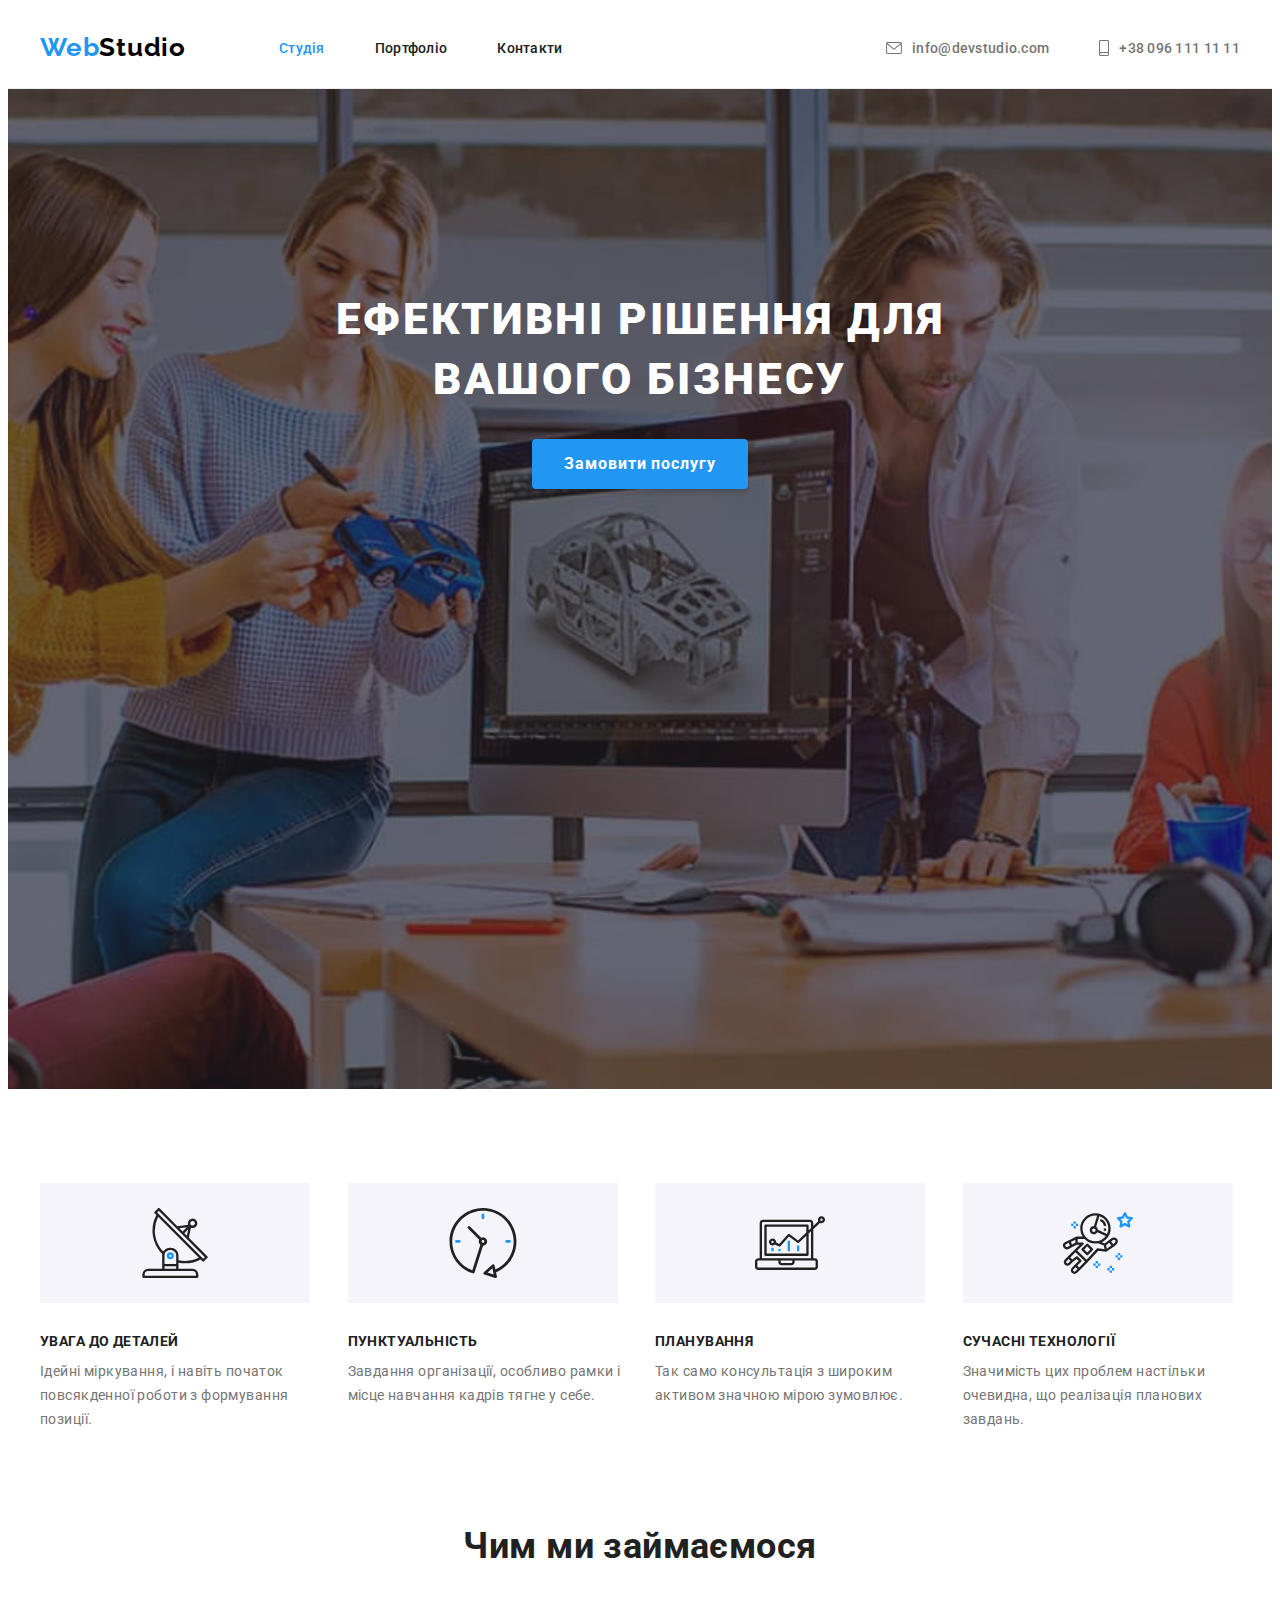
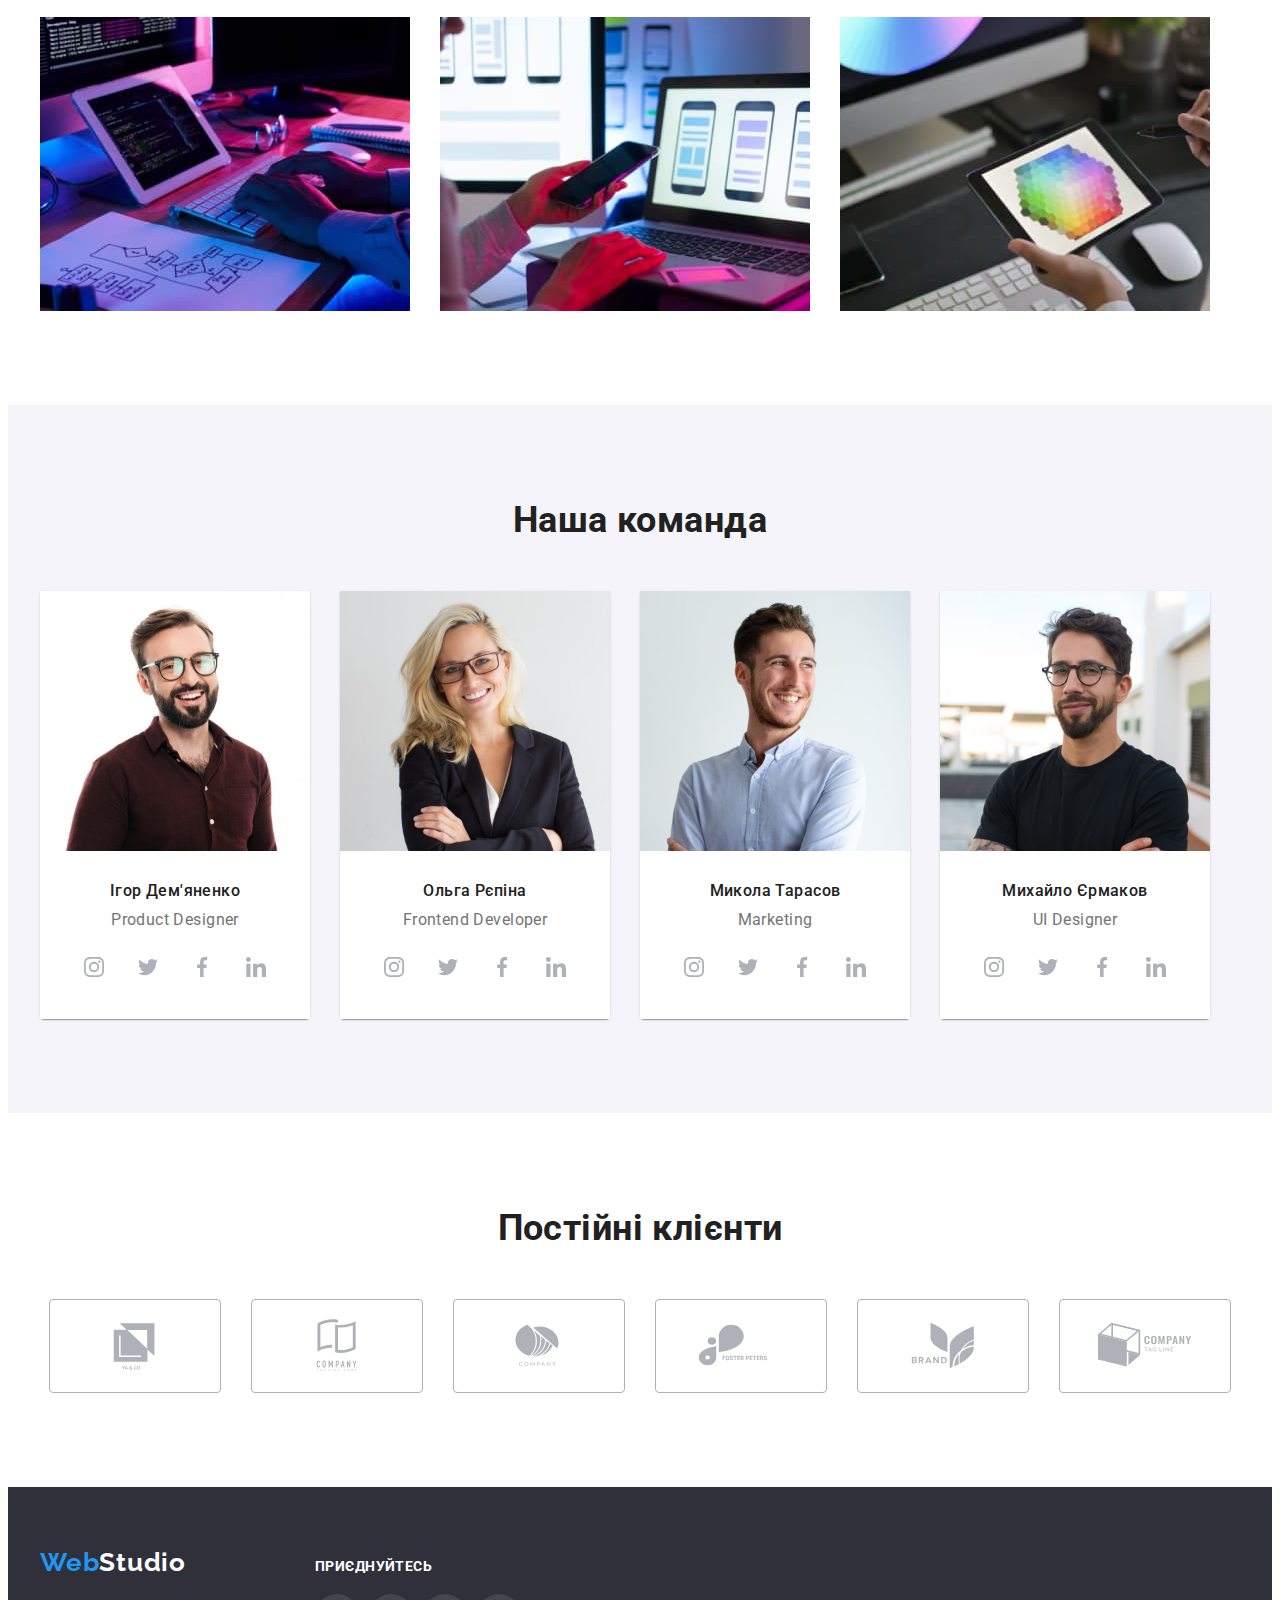
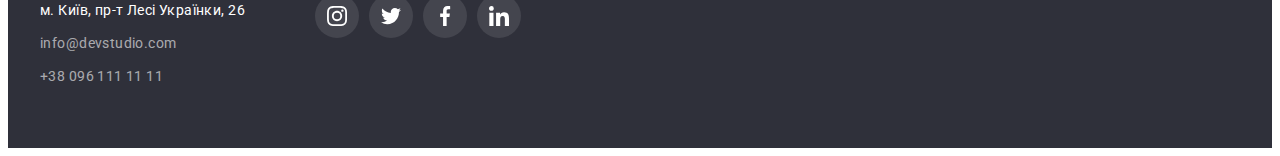
<file: index.html>
<!DOCTYPE html>
<html lang="uk">
  <head>
    <meta charset="UTF-8" />
    <meta http-equiv="X-UA-Compatible" content="IE=edge" />
    <meta name="viewport" content="width=device-width, initial-scale=1.0" />

    <title>WebStudio</title>

    <link rel="preconnect" href="https://fonts.googleapis.com" />
    <link rel="preconnect" href="https://fonts.gstatic.com" crossorigin />
    <link
      href="https://fonts.googleapis.com/css2?family=Raleway:wght@700&family=Roboto:wght@400;500;700;900&display=swap"
      rel="stylesheet"
    />

    <link
      rel="stylesheet"
      href="https://cdnjs.cloudflare.com/ajax/libs/modern-normalize/1.1.0/modern-normalize.min.css"
      integrity="sha512-wpPYUAdjBVSE4KJnH1VR1HeZfpl1ub8YT/NKx4PuQ5NmX2tKuGu6U/JRp5y+Y8XG2tV+wKQpNHVUX03MfMFn9Q=="
      crossorigin="anonymous"
      referrerpolicy="no-referrer"
    />

    <link rel="stylesheet" href="./css/style.css" />
  </head>

  <body>
    <header class="header">
      <div class="conteiner header-conteiner">
        <nav class="header-nav">
          <a href="./index.html" class="logo link">Web<span class="logo-header">Studio</span></a>
          <ul class="nav-list list">
            <li class="nav-item">
              <a href="./index.html" class="nav-link current link">Студія</a>
            </li>
            <li class="nav-item"><a href="./portfolio.html" class="nav-link link">Портфоліо</a></li>
            <li class="nav-item"><a href="" class="nav-link link">Контакти</a></li>
          </ul>
        </nav>
        <ul class="list header-contact">
          <li class="header-contact-item">
            <a href="mailto:info@devstudio.com" class="header-mail link">
              <svg class="contact-icon" width="16" height="12">
                <use href="./images/icons.svg#envelope"></use>
              </svg>
              info@devstudio.com
            </a>
          </li>

          <li class="header-contact-item">
            <a href="tel:+380961111111" class="header-tel link">
              <svg class="contact-icon" width="10" height="16">
                <use href="./images/icons.svg#smartphone"></use>
              </svg>

              +38 096 111 11 11</a
            >
          </li>
        </ul>
      </div>
    </header>

    <main>
      <section class="hero">
        <div class="conteiner">
          <h1 class="hero-title">Ефективні рішення для вашого бізнесу</h1>
          <button type="button" class="hero-btn button">Замовити послугу</button>
        </div>
      </section>

      <section class="about section">
        <div class="conteiner">
          <h2 class="about-title visually-hidden">Особливості</h2>

          <ul class="about-list list">
            <li class="about-list-item">
              <div class="about-conteiner-icon">
                <svg class="about-icon" width="70" height="70">
                  <use href="./images/icons.svg#antenna"></use>
                </svg>
              </div>

              <h3 class="about-sub-title">УВАГА ДО ДЕТАЛЕЙ</h3>
              <p class="about-sescription">
                Ідейні міркування, і навіть початок повсякденної роботи з формування позиції.
              </p>
            </li>

            <li class="about-list-item">
              <div class="about-conteiner-icon">
                <svg class="about-icon" width="70" height="70">
                  <use href="./images/icons.svg#clock"></use>
                </svg>
              </div>
              <h3 class="about-sub-title">ПУНКТУАЛЬНІСТЬ</h3>
              <p class="about-sescription">
                Завдання організації, особливо рамки і місце навчання кадрів тягне у себе.
              </p>
            </li>
            <li class="about-list-item">
              <div class="about-conteiner-icon">
                <svg class="about-icon" width="70" height="70">
                  <use href="./images/icons.svg#diagram"></use>
                </svg>
              </div>
              <h3 class="about-sub-title">ПЛАНУВАННЯ</h3>
              <p class="about-sescription">
                Так само консультація з широким активом значною мірою зумовлює.
              </p>
            </li>
            <li class="about-list-item">
              <div class="about-conteiner-icon">
                <svg class="about-icon" width="70" height="70">
                  <use href="./images/icons.svg#astronaut"></use>
                </svg>
              </div>
              <h3 class="about-sub-title">СУЧАСНІ ТЕХНОЛОГІЇ</h3>
              <p class="about-sescription">
                Значимість цих проблем настільки очевидна, що реалізація планових завдань.
              </p>
            </li>
          </ul>
        </div>
      </section>

      <section class="working section">
        <div class="conteiner">
          <h2 class="working-title">Чим ми займаємося</h2>
          <ul class="working-list list">
            <li class="working-list-item">
              <img src="./images/img1.jpg" alt="Написання сайту" width="370" height="294" />
            </li>
            <li class="working-list-item">
              <img src="./images/img2.jpg" alt="Адаптація сайту" width="370" height="294" />
            </li>
            <li class="working-list-item">
              <img src="./images/img3.jpg" alt="Дизайн сайту" width="370" height="294" />
            </li>
          </ul>
        </div>
      </section>

      <section class="team section">
        <div class="conteiner">
          <h2 class="team-title">Наша команда</h2>

          <ul class="team-list list">
            <li class="team-list-item">
              <img src="./images/foto1.jpg" alt="Фото" width="270" height="260" />
              <div class="team-description">
                <h3 class="team-name">Ігор Дем'яненко</h3>
                <p lang="en" class="team-speciality">Product Designer</p>

                <ul class="socials-contacts list">
                  <li class="sotials-item">
                    <a
                      class="socials-link link"
                      href="http://instagram.com"
                      target="_blank"
                      rel="noopener noreferrer"
                    >
                      <svg class="about-icon" width="20" height="20">
                        <use href="./images/icons.svg#instagram"></use>
                      </svg>
                    </a>
                  </li>

                  <li class="sotials-item">
                    <a
                      class="socials-link link"
                      href="http://twitter.com"
                      target="_blank"
                      rel="noopener noreferrer"
                    >
                      <svg class="about-icon" width="20" height="20">
                        <use href="./images/icons.svg#twitter"></use>
                      </svg>
                    </a>
                  </li>

                  <li class="sotials-item">
                    <a
                      class="socials-link link"
                      href="http://facebook.com"
                      target="_blank"
                      rel="noopener noreferrer"
                    >
                      <svg class="about-icon" width="20" height="20">
                        <use href="./images/icons.svg#facebook"></use>
                      </svg>
                    </a>
                  </li>

                  <li class="sotials-item">
                    <a
                      class="socials-link link"
                      href="http://linkedin.com"
                      target="_blank"
                      rel="noopener noreferrer"
                    >
                      <svg class="about-icon" width="20" height="20">
                        <use href="./images/icons.svg#linkedin"></use>
                      </svg>
                    </a>
                  </li>
                </ul>
              </div>
            </li>

            <li class="team-list-item">
              <img src="./images/foto2.jpg" alt="Фото" width="270" height="260" />
              <div class="team-description">
                <h3 class="team-name">Ольга Рєпіна</h3>
                <p lang="en" class="team-speciality">Frontend Developer</p>

                <ul class="socials-contacts list">
                  <li class="sotials-item">
                    <a
                      class="socials-link link"
                      href="http://instagram.com"
                      target="_blank"
                      rel="noopener noreferrer"
                    >
                      <svg class="about-icon" width="20" height="20">
                        <use href="./images/icons.svg#instagram"></use>
                      </svg>
                    </a>
                  </li>

                  <li class="sotials-item">
                    <a
                      class="socials-link link"
                      href="http://twitter.com"
                      target="_blank"
                      rel="noopener noreferrer"
                    >
                      <svg class="about-icon" width="20" height="20">
                        <use href="./images/icons.svg#twitter"></use>
                      </svg>
                    </a>
                  </li>

                  <li class="sotials-item">
                    <a
                      class="socials-link link"
                      href="http://facebook.com"
                      target="_blank"
                      rel="noopener noreferrer"
                    >
                      <svg class="about-icon" width="20" height="20">
                        <use href="./images/icons.svg#facebook"></use>
                      </svg>
                    </a>
                  </li>

                  <li class="sotials-item">
                    <a
                      class="socials-link link"
                      href="http://linkedin.com"
                      target="_blank"
                      rel="noopener noreferrer"
                    >
                      <svg class="about-icon" width="20" height="20">
                        <use href="./images/icons.svg#linkedin"></use>
                      </svg>
                    </a>
                  </li>
                </ul>
              </div>
            </li>

            <li class="team-list-item">
              <img src="./images/foto3.jpg" alt="Фото" width="270" height="260" />
              <div class="team-description">
                <h3 class="team-name">Микола Тарасов</h3>
                <p lang="en" class="team-speciality">Marketing</p>

                <ul class="socials-contacts list">
                  <li class="sotials-item">
                    <a
                      class="socials-link link"
                      href="http://instagram.com"
                      target="_blank"
                      rel="noopener noreferrer"
                    >
                      <svg class="about-icon" width="20" height="20">
                        <use href="./images/icons.svg#instagram"></use>
                      </svg>
                    </a>
                  </li>

                  <li class="sotials-item">
                    <a
                      class="socials-link link"
                      href="http://twitter.com"
                      target="_blank"
                      rel="noopener noreferrer"
                    >
                      <svg class="about-icon" width="20" height="20">
                        <use href="./images/icons.svg#twitter"></use>
                      </svg>
                    </a>
                  </li>

                  <li class="sotials-item">
                    <a
                      class="socials-link link"
                      href="http://facebook.com"
                      target="_blank"
                      rel="noopener noreferrer"
                    >
                      <svg class="about-icon" width="20" height="20">
                        <use href="./images/icons.svg#facebook"></use>
                      </svg>
                    </a>
                  </li>

                  <li class="sotials-item">
                    <a
                      class="socials-link link"
                      href="http://linkedin.com"
                      target="_blank"
                      rel="noopener noreferrer"
                    >
                      <svg class="about-icon" width="20" height="20">
                        <use href="./images/icons.svg#linkedin"></use>
                      </svg>
                    </a>
                  </li>
                </ul>
              </div>
            </li>

            <li class="team-list-item">
              <img src="./images/foto4.jpg" alt="Фото" width="270" height="260" />
              <div class="team-description">
                <h3 class="team-name">Михайло Єрмаков</h3>
                <p lang="en" class="team-speciality">UI Designer</p>

                <ul class="socials-contacts list">
                  <li class="sotials-item">
                    <a
                      class="socials-link link"
                      href="http://instagram.com"
                      target="_blank"
                      rel="noopener noreferrer"
                    >
                      <svg class="about-icon" width="20" height="20">
                        <use href="./images/icons.svg#instagram"></use>
                      </svg>
                    </a>
                  </li>

                  <li class="sotials-item">
                    <a
                      class="socials-link link"
                      href="http://twitter.com"
                      target="_blank"
                      rel="noopener noreferrer"
                    >
                      <svg class="about-icon" width="20" height="20">
                        <use href="./images/icons.svg#twitter"></use>
                      </svg>
                    </a>
                  </li>

                  <li class="sotials-item">
                    <a
                      class="socials-link link"
                      href="http://facebook.com"
                      target="_blank"
                      rel="noopener noreferrer"
                    >
                      <svg class="about-icon" width="20" height="20">
                        <use href="./images/icons.svg#facebook"></use>
                      </svg>
                    </a>
                  </li>

                  <li class="sotials-item">
                    <a
                      class="socials-link link"
                      href="http://linkedin.com"
                      target="_blank"
                      rel="noopener noreferrer"
                    >
                      <svg class="about-icon" width="20" height="20">
                        <use href="./images/icons.svg#linkedin"></use>
                      </svg>
                    </a>
                  </li>
                </ul>
              </div>
            </li>
          </ul>
        </div>
      </section>

      <section class="klients section">
        <div class="conteiner">
          <h2 class="klients-title">Постійні клієнти</h2>
          <ul class="klients-list list">
            <li class="klients-list-item">
              <a href="" class="klients-link link">
                <svg class="klients-icon" width="106" height="60">
                  <use href="./images/icons.svg#Logo-1"></use>
                </svg>
              </a>
            </li>
            <li class="klients-list-item">
              <a href="" class="klients-link link">
                <svg class="klients-icon" width="106" height="60">
                  <use href="./images/icons.svg#Logo-2"></use>
                </svg>
              </a>
            </li>
            <li class="klients-list-item">
              <a href="" class="klients-link link">
                <svg class="klients-icon" width="106" height="60">
                  <use href="./images/icons.svg#Logo-3"></use>
                </svg>
              </a>
            </li>
            <li class="klients-list-item">
              <a href="" class="klients-link link">
                <svg class="klients-icon" width="106" height="60">
                  <use href="./images/icons.svg#Logo-4"></use>
                </svg>
              </a>
            </li>
            <li class="klients-list-item">
              <a href="" class="klients-link link">
                <svg class="klients-icon" width="106" height="60">
                  <use href="./images/icons.svg#Logo-5"></use>
                </svg>
              </a>
            </li>
            <li class="klients-list-item">
              <a href="" class="klients-link link">
                <svg class="klients-icon" width="106" height="60">
                  <use href="./images/icons.svg#Logo-6"></use>
                </svg>
              </a>
            </li>
          </ul>
        </div>
      </section>
    </main>

    <footer class="footer">
      <div class="footer-conteiner conteiner">
        <div>
          <a href="./index.html" class="logo link footer-logo"
            >Web<span class="logo-footer">Studio</span></a
          >
          <address class="addres">
            <ul class="footer-list list">
              <li class="footer-list-item">
                <a
                  href="https://goo.gl/maps/quumTiExGeRSUyE26"
                  target="_blank"
                  rel="noreferrer noopener"
                  class="footer-adres link"
                  >м. Київ, пр-т Лесі Українки, 26
                </a>
              </li>
              <li class="footer-list-item">
                <a href="mailto:info@devstudio.com" class="footer-mail link">info@devstudio.com</a>
              </li>
              <li class="footer-list-item">
                <a href="tel:+380961111111" class="footer-tel link">+38 096 111 11 11</a>
              </li>
            </ul>
          </address>
        </div>

        <div class="footer-sotials">
          <p class="footer-socials-title">приєднуйтесь</p>
          <ul class="socials-contacts list">
            <li class="sotials-item">
              <a
                class="socials-link footer-socials-link link"
                href="http://instagram.com"
                target="_blank"
                rel="noopener noreferrer"
              >
                <svg class="footer-icon" width="20" height="20">
                  <use href="./images/icons.svg#instagram"></use>
                </svg>
              </a>
            </li>

            <li class="sotials-item">
              <a
                class="socials-link footer-socials-link link"
                href="http://twitter.com"
                target="_blank"
                rel="noopener noreferrer"
              >
                <svg class="footer-icon" width="20" height="20">
                  <use href="./images/icons.svg#twitter"></use>
                </svg>
              </a>
            </li>

            <li class="sotials-item">
              <a
                class="socials-link footer-socials-link link"
                href="http://facebook.com"
                target="_blank"
                rel="noopener noreferrer"
              >
                <svg class="footer-icon" width="20" height="20">
                  <use href="./images/icons.svg#facebook"></use>
                </svg>
              </a>
            </li>

            <li class="sotials-item">
              <a
                class="socials-link footer-socials-link link"
                href="http://linkedin.com"
                target="_blank"
                rel="noopener noreferrer"
              >
                <svg class="footer-icon" width="20" height="20">
                  <use href="./images/icons.svg#linkedin"></use>
                </svg>
              </a>
            </li>
          </ul>
        </div>
      </div>
    </footer>
  </body>
</html>
</file>
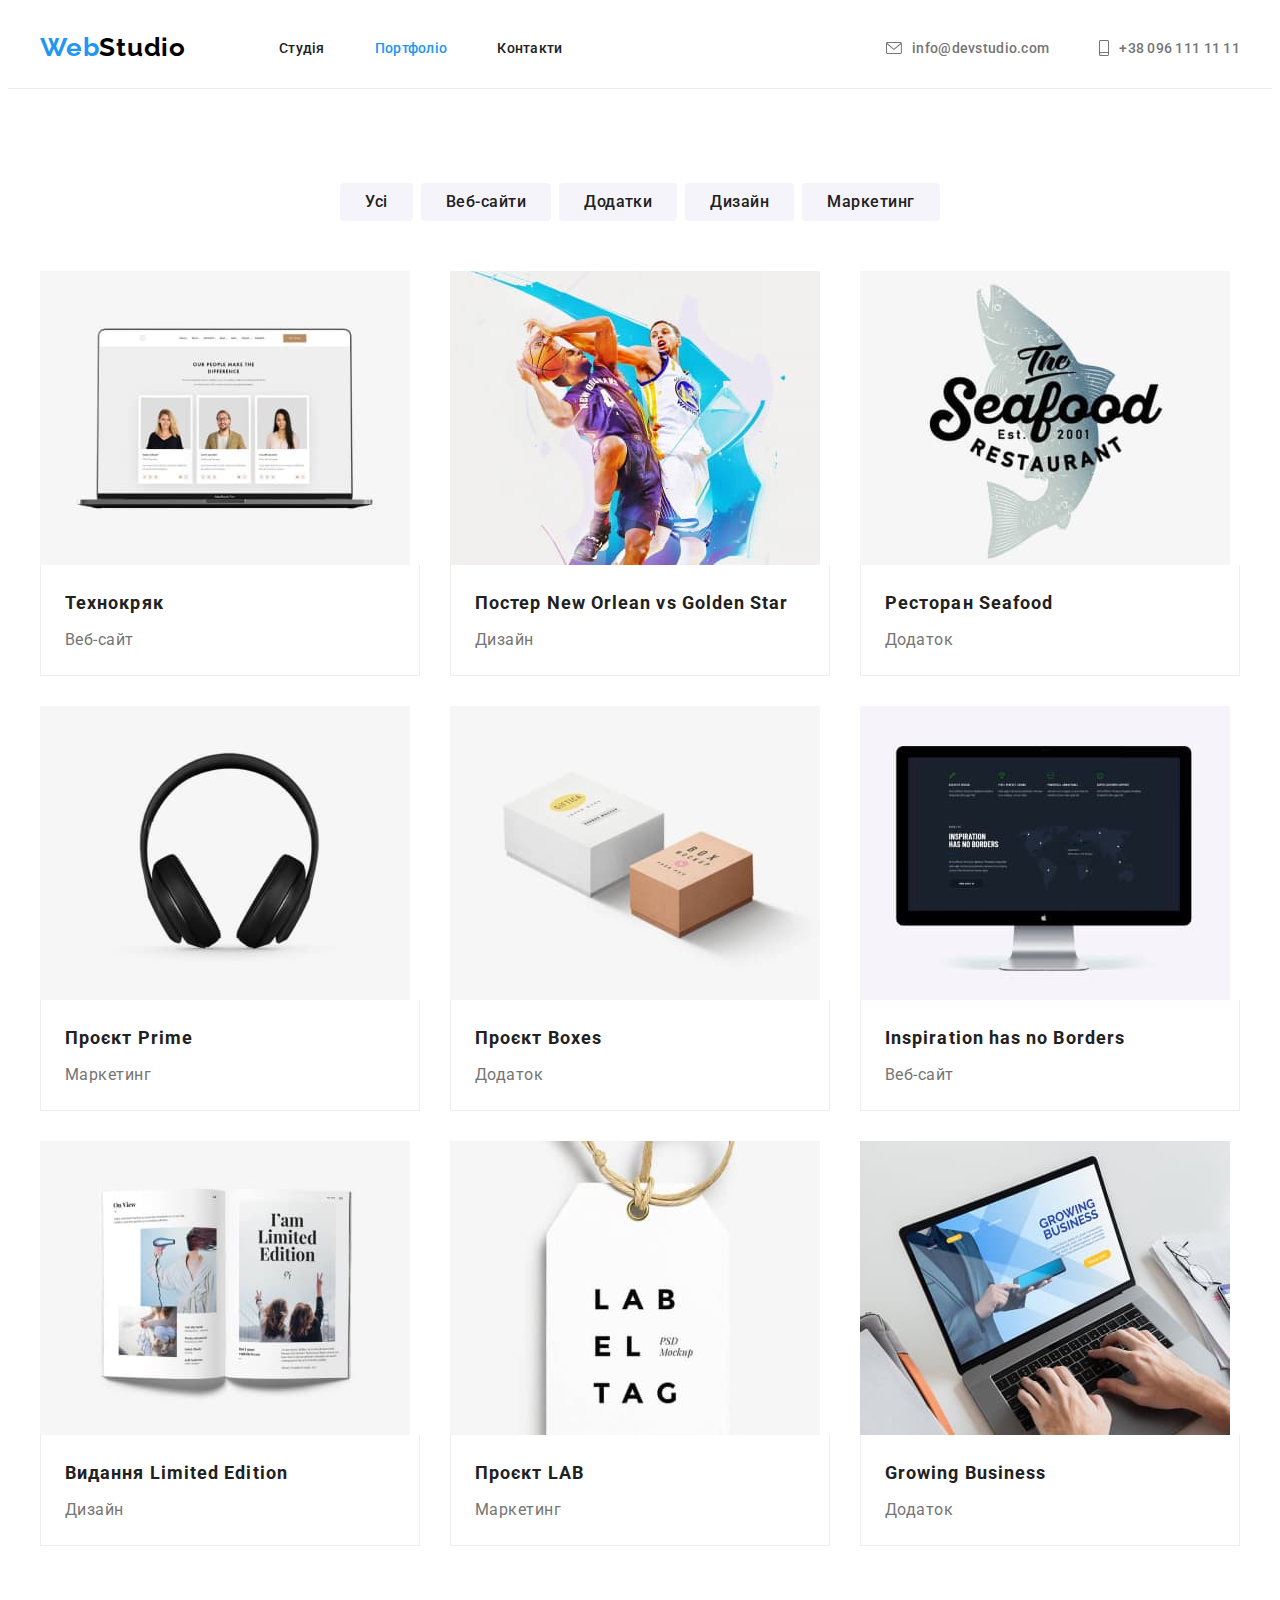
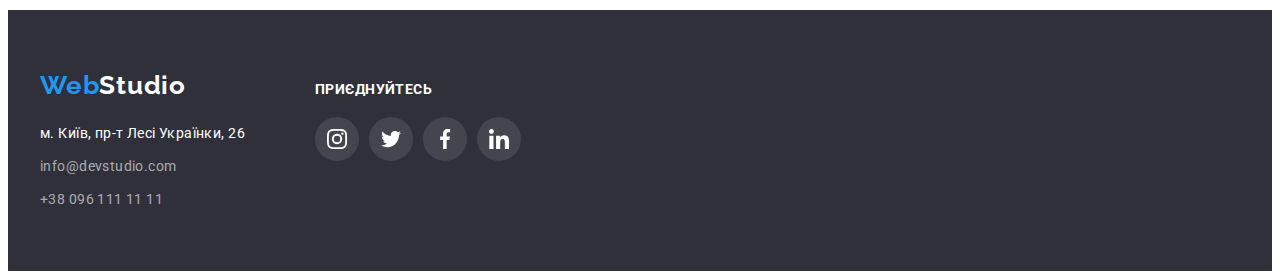
<file: portfolio.html>
<!DOCTYPE html>
<html lang="uk">
  <head>
    <meta charset="UTF-8" />
    <meta http-equiv="X-UA-Compatible" content="IE=edge" />
    <meta name="viewport" content="width=device-width, initial-scale=1.0" />

    <title>portfolio</title>

    <link rel="preconnect" href="https://fonts.googleapis.com" />
    <link rel="preconnect" href="https://fonts.gstatic.com" crossorigin />
    <link
      href="https://fonts.googleapis.com/css2?family=Raleway:wght@700&family=Roboto:wght@400;500;700;900&display=swap"
      rel="stylesheet"
    />

    <link
      rel="stylesheet"
      href="https://cdnjs.cloudflare.com/ajax/libs/modern-normalize/1.1.0/modern-normalize.min.css"
      integrity="sha512-wpPYUAdjBVSE4KJnH1VR1HeZfpl1ub8YT/NKx4PuQ5NmX2tKuGu6U/JRp5y+Y8XG2tV+wKQpNHVUX03MfMFn9Q=="
      crossorigin="anonymous"
      referrerpolicy="no-referrer"
    />

    <link rel="stylesheet" href="./css/style.css" />
  </head>

  <body>
    <header class="header">
      <div class="conteiner header-conteiner">
        <nav class="header-nav">
          <a href="./index.html" class="logo link">Web<span class="logo-header">Studio</span></a>

          <ul class="nav-list list">
            <li class="nav-item">
              <a href="./index.html" class="nav-link link">Студія</a>
            </li>

            <li class="nav-item">
              <a href="./portfolio.html" class="nav-link current link">Портфоліо</a>
            </li>

            <li class="nav-item">
              <a href="" class="nav-link link">Контакти</a>
            </li>
          </ul>
        </nav>

        <ul class="list header-contact">
          <li class="header-contact-item">
            <a href="mailto:info@devstudio.com" class="header-mail link">
              <svg class="contact-icon" width="16" height="12">
                <use href="./images/icons.svg#envelope"></use>
              </svg>
              info@devstudio.com
            </a>
          </li>

          <li class="header-contact-item">
            <a href="tel:+380961111111" class="header-tel link">
              <svg class="contact-icon" width="10" height="16">
                <use href="./images/icons.svg#smartphone"></use>
              </svg>
              +38 096 111 11 11
            </a>
          </li>
        </ul>
      </div>
    </header>

    <main>
      <section class="portfolio section">
        <div class="conteiner">
          <h1 class="portfolio-title visually-hidden">Портфоліо</h1>
          <ul class="filter-list list">
            <li class="filter-list-item"><button class="filter-btn">Усі</button></li>
            <li class="filter-list-item"><button class="filter-btn">Веб-сайти</button></li>
            <li class="filter-list-item"><button class="filter-btn">Додатки</button></li>
            <li class="filter-list-item"><button class="filter-btn">Дизайн</button></li>
            <li class="filter-list-item"><button class="filter-btn">Маркетинг</button></li>
          </ul>

          <ul class="portfolio-list list">
            <li class="portfolio-list-item">
              <a
                href="./images/portfolio1.jpg"
                class="portfolio-link link"
                target="_blank"
                rel="noreferrer noopener"
              >
                <div>
                  <img src="./images/portfolio1.jpg" alt="Технокряк" />
                  <div class="portfolio-description-border">
                    <h3 class="portfolio-sub-title">Технокряк</h3>
                    <p class="portfolio-description">Веб-сайт</p>
                  </div>
                </div>
              </a>
            </li>
            <li class="portfolio-list-item">
              <a
                href="./images/portfolio2.jpg"
                class="portfolio-link link"
                target="_blank"
                rel="noreferrer noopener"
              >
                <div>
                  <img
                    src="./images/portfolio2.jpg"
                    alt="New Orlean vs Golden Star"
                    width="370"
                    height="294"
                  />
                  <div class="portfolio-description-border">
                    <h3 class="portfolio-sub-title">
                      Постер <span lang="en">New Orlean vs Golden Star</span>
                    </h3>
                    <p class="portfolio-description">Дизайн</p>
                  </div>
                </div>
              </a>
            </li>
            <li class="portfolio-list-item">
              <a
                href="./images/portfolio3.jpg"
                class="portfolio-link link"
                target="_blank"
                rel="noreferrer noopener"
              >
                <div>
                  <img src="./images/portfolio3.jpg" alt="Seafood" width="370" height="294" />
                  <div class="portfolio-description-border">
                    <h3 class="portfolio-sub-title">Ресторан <span lang="en">Seafood</span></h3>
                    <p class="portfolio-description">Додаток</p>
                  </div>
                </div>
              </a>
            </li>
            <li class="portfolio-list-item">
              <a
                href="./images/portfolio4.jpg"
                class="portfolio-link link"
                target="_blank"
                rel="noreferrer noopener"
              >
                <div>
                  <img src="./images/portfolio4.jpg" alt="Prime" width="370" height="294" />
                  <div class="portfolio-description-border">
                    <h3 class="portfolio-sub-title">Проєкт <span lang="en">Prime</span></h3>
                    <p class="portfolio-description">Маркетинг</p>
                  </div>
                </div>
              </a>
            </li>
            <li class="portfolio-list-item">
              <a
                href="./images/portfolio5.jpg"
                class="portfolio-link link"
                target="_blank"
                rel="noreferrer noopener"
              >
                <div>
                  <img src="./images/portfolio5.jpg" alt="Boxes" width="370" height="294" />
                  <div class="portfolio-description-border">
                    <h3 class="portfolio-sub-title">Проєкт <span lang="en">Boxes</span></h3>
                    <p class="portfolio-description">Додаток</p>
                  </div>
                </div>
              </a>
            </li>
            <li class="portfolio-list-item">
              <a
                href="./images/portfolio6.jpg"
                class="portfolio-link link"
                target="_blank"
                rel="noreferrer noopener"
              >
                <div>
                  <img
                    src="./images/portfolio6.jpg"
                    alt="Inspiration has no Borders"
                    width="370"
                    height="294"
                  />
                  <div class="portfolio-description-border">
                    <h3 class="portfolio-sub-title" lang="en">Inspiration has no Borders</h3>
                    <p class="portfolio-description">Веб-сайт</p>
                  </div>
                </div>
              </a>
            </li>

            <li class="portfolio-list-item">
              <a
                href="./images/portfolio7.jpg"
                class="portfolio-link link"
                target="_blank"
                rel="noreferrer noopener"
              >
                <div>
                  <img
                    src="./images/portfolio7.jpg"
                    alt="Limited Edition"
                    width="370"
                    height="294"
                  />
                  <div class="portfolio-description-border">
                    <h3 class="portfolio-sub-title">
                      Видання <span lang="en">Limited Edition</span>
                    </h3>
                    <p class="portfolio-description">Дизайн</p>
                  </div>
                </div>
              </a>
            </li>
            <li class="portfolio-list-item">
              <a
                href="./images/portfolio8.jpg"
                class="portfolio-link link"
                target="_blank"
                rel="noreferrer noopener"
              >
                <div>
                  <img src="./images/portfolio8.jpg" alt="LAB" width="370" height="294" />
                  <div class="portfolio-description-border">
                    <h3 class="portfolio-sub-title">Проєкт <span lang="en">LAB</span></h3>
                    <p class="portfolio-description">Маркетинг</p>
                  </div>
                </div>
              </a>
            </li>
            <li class="portfolio-list-item">
              <a
                href="./images/portfolio9.jpg"
                class="portfolio-link link"
                target="_blank"
                rel="noreferrer noopener"
              >
                <div>
                  <img
                    src="./images/portfolio9.jpg"
                    alt="Growing Business"
                    width="370"
                    height="294"
                  />
                  <div class="portfolio-description-border">
                    <h3 class="portfolio-sub-title" lang="en">Growing Business</h3>
                    <p class="portfolio-description">Додаток</p>
                  </div>
                </div>
              </a>
            </li>
          </ul>
        </div>
      </section>
    </main>

		<footer class="footer">
			<div class="footer-conteiner conteiner">
				<div>
					<a href="./index.html" class="logo link footer-logo">Web<span class="logo-footer">Studio</span></a>
					<address class="addres">
						<ul class="footer-list list">
							<li class="footer-list-item">
								<a href="https://goo.gl/maps/quumTiExGeRSUyE26" target="_blank" rel="noreferrer noopener"
									class="footer-adres link">м. Київ, пр-т Лесі Українки, 26
								</a>
							</li>
							<li class="footer-list-item">
								<a href="mailto:info@devstudio.com" class="footer-mail link">info@devstudio.com</a>
							</li>
							<li class="footer-list-item">
								<a href="tel:+380961111111" class="footer-tel link">+38 096 111 11 11</a>
							</li>
						</ul>
					</address>
				</div>
		
				<div class="footer-sotials">
					<p class="footer-socials-title">приєднуйтесь</p>
					<ul class="socials-contacts list">
						<li class="sotials-item">
							<a class="socials-link footer-socials-link link" href="http://instagram.com" target="_blank"
								rel="noopener noreferrer">
								<svg class="footer-icon" width="20" height="20">
									<use href="./images/icons.svg#instagram"></use>
								</svg>
							</a>
						</li>
		
						<li class="sotials-item">
							<a class="socials-link footer-socials-link link" href="http://twitter.com" target="_blank"
								rel="noopener noreferrer">
								<svg class="footer-icon" width="20" height="20">
									<use href="./images/icons.svg#twitter"></use>
								</svg>
							</a>
						</li>
		
						<li class="sotials-item">
							<a class="socials-link footer-socials-link link" href="http://facebook.com" target="_blank"
								rel="noopener noreferrer">
								<svg class="footer-icon" width="20" height="20">
									<use href="./images/icons.svg#facebook"></use>
								</svg>
							</a>
						</li>
		
						<li class="sotials-item">
							<a class="socials-link footer-socials-link link" href="http://linkedin.com" target="_blank"
								rel="noopener noreferrer">
								<svg class="footer-icon" width="20" height="20">
									<use href="./images/icons.svg#linkedin"></use>
								</svg>
							</a>
						</li>
					</ul>
				</div>
			</div>
		</footer>
  </body>
</html>
</file>
<file: css/style.css>
/* сімейство шрифтів: 'Raleway',
sans-serif;
сімейство шрифтів: 'Roboto',
sans-serif; */
/* 

	 #FFFFFF 60 %  
	 #ECECEC 
	 #188CE8 
	 */

:root {
  /* Text colors */
  --main-text-color: #757575;
  --title-text-color: #212121;
  --accent-color: #2196f3;
  --logo-text: #000000;

  /* BG colors */
  --main-background: #ffffff;
  --dark-backgrount: #2f303a;
  --light-background: #f5f4fa;

  /* Others */
  --shadow: #eeeeee;
  --indent: 30px;
  --item: 3;
}

body {
  color: var(--main-text-color);
  font-family: 'Roboto', sans-serif;
  background-color: var(--main-background);
  font-size: 14px;
  letter-spacing: 0.03em;
}

.list {
  list-style: none;
  padding-left: 0;
  margin: 0;
}
.link {
  text-decoration: none;
  /* color: inherit; */
}

.conteiner {
  width: 1200px;
  padding-left: 15px;
  padding-right: 15px;
  margin: 0 auto;
  margin: 0 auto;
}

.section {
  padding-top: 94px;
  padding-bottom: 94px;
}

h1,
h2,
h3,
p {
  margin: 0;
}

img {
  display: block;
  max-width: 100%;
  height: auto;
}

.button {
  display: block;
  cursor: pointer;
  border: none;
  border-radius: 4px;
}

.address {
  /* або через клас .footer-addres */
  font-style: normal;
}

/* -------------------------Header------------------------- */

.header {
  border-bottom: 1px solid #ececec;
}

.header-conteiner {
  display: flex;
  align-items: center;
}
.header-nav {
  display: flex;
  align-items: center;
}
.nav-list {
  display: flex;
}
.header-contact {
  display: flex;
  margin-left: auto;
}
.header-contact .link {
  padding-top: 32px;
  padding-bottom: 32px;
}

.logo {
  margin-right: 93px;
  padding-top: 24px;
  padding-bottom: 25px;

  font-family: 'Raleway', sans-serif;
  font-weight: 700;
  font-size: 26px;
  line-height: calc(31 / 26);
  letter-spacing: 0.03em;
  color: var(--accent-color);
}
.logo-header {
  color: var(--logo-text);
}
.logo-footer {
  color: var(--main-background);
}

.nav-link {
  display: block;
  padding-top: 32px;
  padding-bottom: 32px;

  font-weight: 500;
  font-size: 14px;
  line-height: calc(16 / 14);
  letter-spacing: 0.02em;
  color: var(--title-text-color);
}

.nav-item:not(:last-child) {
  margin-right: 50px;
}

.header-contact .header-contact-item:not(:last-child) {
  margin-right: 50px;
}

.nav-link.current {
  color: var(--accent-color);
}

.nav-link:hover,
.nav-link:focus,
.header-mail:hover,
.header-mail:focus,
.header-tel:focus,
.header-tel:hover {
  color: var(--accent-color);
}

.header-mail,
.header-tel {
  display: flex;
  justify-content: center;
  align-items: center;
  gap: 10px;

  font-weight: 500;
  font-size: 14px;
  line-height: calc(16 / 14);
  letter-spacing: 0.02em;
  color: var(--main-text-color);
}

.contact-icon {
  fill: currentColor;
}

/* -------------------------Header------------------------- */

/* -------------------------Hero------------------------- */

.section-title {
  color: var(--title-text-color);
}

.hero {
  max-width: 1600px;
	height: 600px;
  margin: 0 auto;
  background-color: var(--dark-backgrount);
	background-image: linear-gradient(to bottom,rgba(47, 48, 58, 0.4),	rgba(47, 48, 58, 0.4)), url(../images/Img-hero.jpg);
  background-repeat: no-repeat;
  background-position: center;
  background-size: cover;
  padding: 200px 0;
  text-align: center;
}

.hero-title {
  margin: 0 auto;
  margin-bottom: 30px;
  width: 696px;

  font-weight: 900;
  font-size: 44px;
  line-height: calc(60 / 44);
  letter-spacing: 0.06em;
  text-transform: uppercase;
  color: var(--main-background);
}

.hero-btn {
  display: inline-block;
  padding: 10px 32px;
  min-width: 216px;

  font-family: inherit;
  font-weight: 700;
  font-size: 16px;
  line-height: calc(30 / 16);
  letter-spacing: 0.06em;
  color: var(--main-background);
  cursor: pointer;

  background: var(--accent-color);
  box-shadow: 0px 4px 4px rgba(0, 0, 0, 0.15);
  border-radius: 4px;
}
.hero-btn:hover,
.hero-btn:focus {
  background: #188ce8;
}

/* -------------------------Hero------------------------- */

/* -------------------------Особливості about------------------------- */

.visually-hidden {
  position: absolute;
  white-space: nowrap;
  width: 1px;
  height: 1px;
  overflow: hidden;
  border: 0;
  padding: 0;
  clip: rect(0 0 0 0);
  clip-path: inset(50%);
  margin: -1px;
}

.about-list {
  display: flex;
  gap: 30px;
}

.about-list-item {
  width: calc(100% / var(--item) - var(--indent));
}

.about-conteiner-icon {
  display: flex;
  justify-content: center;
  align-items: center;
  background-color: var(--light-background);
  width: 270px;
  height: 120px;
  margin-bottom: 30px;
}

.about-sub-title {
  font-weight: 700;
  font-size: 14px;
  line-height: calc(16 / 14);
  text-transform: uppercase;
  color: var(--title-text-color);
  margin-bottom: 10px;
}

.about-sescription {
  font-size: 14px;
  line-height: calc(24 / 14);
  letter-spacing: 0.03em;
  color: var(--main-text-color);
}

/* -------------------------Особливості------------------------- */

/* -------------------------Чим займаємося------------------------- */

.working {
  padding-top: 0;
}
.working-title {
  font-weight: 700;
  font-size: 36px;
  line-height: calc(42 / 36);
  text-align: center;

  color: var(--title-text-color);
  margin-bottom: 50px;
}

.working-list {
  display: flex;
  gap: 30px;
}

/* -------------------------Чим займаємося------------------------- */

/* -------------------------Наша команда------------------------- */

.team {
  background: var(--light-background);
}

.team-title {
  font-weight: 700;
  font-size: 36px;
  line-height: calc(42 / 36);
  text-align: center;

  color: var(--title-text-color);

  margin-bottom: 50px;
}

.team-list {
  display: flex;
  gap: 30px;
}

.team-list .team-list-item {
  box-shadow: 0px 2px 1px -1px rgba(0, 0, 0, 0.2), 0px 1px 1px 0px rgba(0, 0, 0, 0.14),
    0px 1px 3px 0px rgba(0, 0, 0, 0.12);
  border-radius: 0px 0px 4px 4px;
}
.team-description {
  background-color: var(--main-background);
  padding: 30px 0;
}
.team-name {
  margin-bottom: 10px;

  font-weight: 500;
  font-size: 16px;
  line-height: calc(19 / 16);
  text-align: center;
  color: var(--title-text-color);
}

.team-speciality {
  margin-bottom: 16px;

  font-size: 16px;
  line-height: calc(19 / 16);
  text-align: center;
  color: var(--main-text-color);
}

.socials-contacts {
  display: flex;
  justify-content: center;
  align-items: center;
  gap: 10px;
}

.sotials-item {
}

.socials-link {
  display: flex;
  justify-content: center;
  align-items: center;
  width: 44px;
  height: 44px;
  border-radius: 50%;
  background-color: #ffffff;
  fill: #afb1b8;
}

.socials-link:hover,
.socials-link:focus {
  fill: #ffffff;
  background-color: #2196f3;
}

/* -------------------------Наша команда------------------------- */

/* -------------------------Постійні клієнти------------------------- */

.klients-title {
  font-weight: 700;
  font-size: 36px;
  line-height: calc(42 / 36);
  text-align: center;

  color: var(--title-text-color);
  margin-bottom: 50px;
}

.klients-list {
  display: flex;
  justify-content: center;
  align-items: center;
  gap: 30px;
}

.klients-link {
  display: flex;
  justify-content: center;
  align-items: center;
  width: 170px;
  height: 92px;
  border: 1px solid currentColor;
  border-radius: 4px;
  color: #afb1b8;
}

.klients-icon {
	fill: currentColor;
}

.klients-link:hover,
.klients-link:focus {
  color: var(--accent-color);
}

/* -------------------------Постійні клієнти------------------------- */

/* -------------------------Footer-------------------------- */

.footer {
  background-color: var(--dark-backgrount);
  padding: 60px 0;
}

.footer-logo,
.footer-adres,
.footer-mail,
.footer-tel {
  display: inline-block;
  padding: 0;
  margin: 0;
}

.footer-logo {
  margin-bottom: 20px;
}

.footer-list-item {
  margin-bottom: 9px;
}
.footer-list-item:last-child {
  margin-bottom: 0px;
}

.footer-adres,
.footer-mail,
.footer-tel {
  font-style: normal;
  line-height: 24px;
  color: var(--main-background);
}

.footer-mail,
.footer-tel {
  color: rgba(255, 255, 255, 0.6);
}

.footer-conteiner {
  display: flex;
  gap: 70px;
  align-items: baseline;
}

.footer-socials-title {
  margin-bottom: 20px;

  font-weight: 700;
  line-height: calc(16 / 14);
  text-transform: uppercase;

  color: #ffffff;
}
.footer-icon {
	fill: #ffffff;
}

.footer-socials-link {
  background: rgba(255, 255, 255, 0.1);
}

.footer-adres:hover,
.footer-adres:focus,
.footer-mail:hover,
.footer-mail:focus,
.footer-tel:focus,
.footer-tel:hover,
.footer-socials-link:hover,
.footer-socials-link:focus {
  color: var(--accent-color);
}

/* -------------------------Footer------------------------- */

/* --------------------Page Portfolio------------------------- */

/* -------------------------Portfolio Filter------------------------- */

.filter-list {
  display: flex;
  margin-bottom: 50px;
  justify-content: center;
}

.filter-btn {
  padding: 6px 25px;

  font-family: inherit;
  font-weight: 500;
  font-size: 16px;
  line-height: calc(26 / 16);
  text-align: center;
  color: var(--title-text-color);
  letter-spacing: 0.03em;
  background: var(--light-background);
  border-radius: 4px;
  border: none;
  cursor: pointer;
}

.filter-list-item:not(:last-child) {
  margin-right: 8px;
}

.filter-btn:hover,
.filter-btn:focus {
  background: var(--accent-color);
  box-shadow: 0px 3px 1px rgba(0, 0, 0, 0.1), 0px 1px 2px rgba(0, 0, 0, 0.08),
    0px 2px 2px rgba(0, 0, 0, 0.12);
  color: var(--main-background);
}

.portfolio-list {
  display: flex;
  flex-wrap: wrap;
  gap: 30px;
  margin-right: calc(-1 * var(--indent));
  margin-bottom: calc(-1 * var(--indent));
}

.portfolio-list-item {
  flex-basis: calc(100% / var(--item) - var(--indent));
  /* margin-right: var(--indent);
  margin-bottom: var(--indent); */
}

.portfolio-sub-title {
  margin-bottom: 4px;

  font-weight: 700;
  font-size: 18px;
  line-height: calc(36 / 18);
  letter-spacing: 0.06em;
  color: var(--title-text-color);
}

.portfolio-description {
  font-size: 16px;
  line-height: calc(30 / 16);
  letter-spacing: 0.03em;
  color: var(--main-text-color);
}

.portfolio-description-border {
  padding: 20px 24px;
  border: 1px solid var(--shadow);
  border-top: none;
}

.portfolio-link {
display: block;
}

.portfolio-link:hover,
.portfolio-link:focus {
  box-shadow: 0px 1px 1px rgba(0, 0, 0, 0.12), 0px 4px 4px rgba(0, 0, 0, 0.06),
    1px 4px 6px rgba(0, 0, 0, 0.16);
}

/* -------------------------Portfolio Filter------------------------- */
</file>
